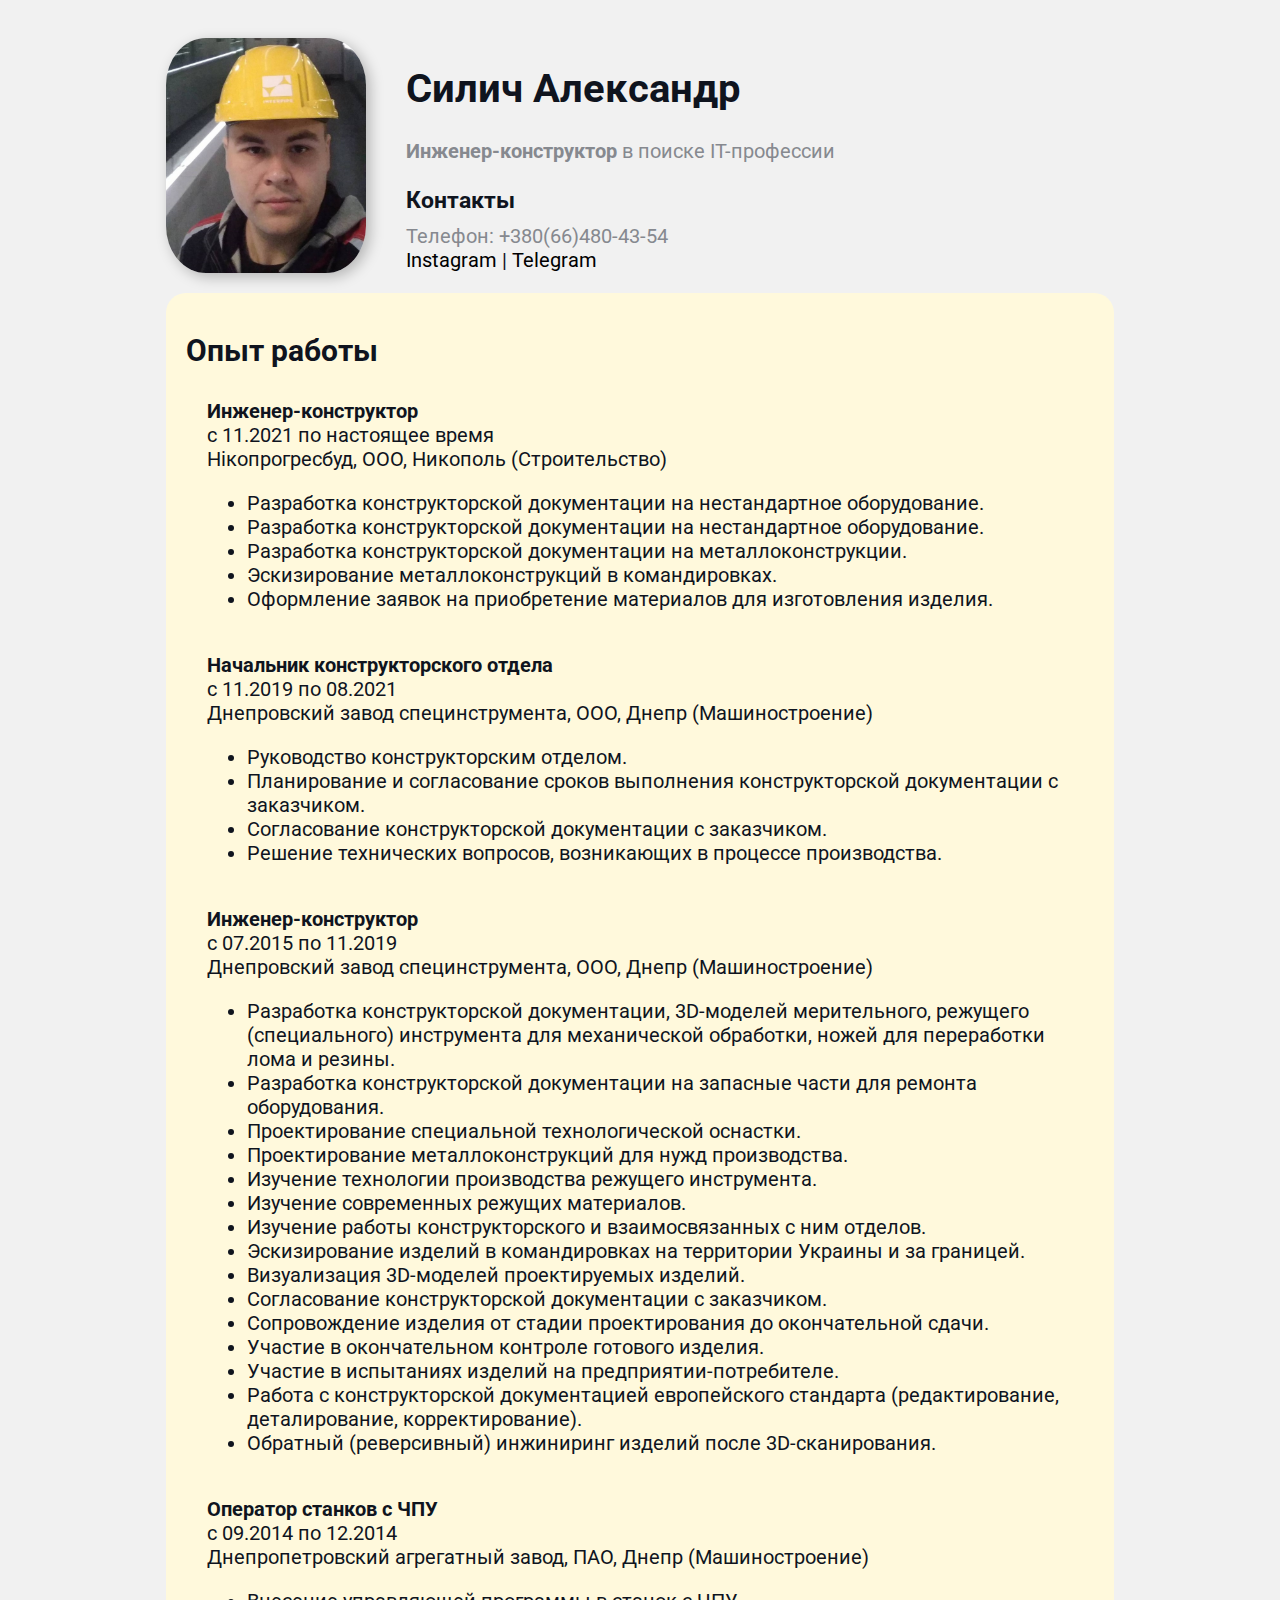
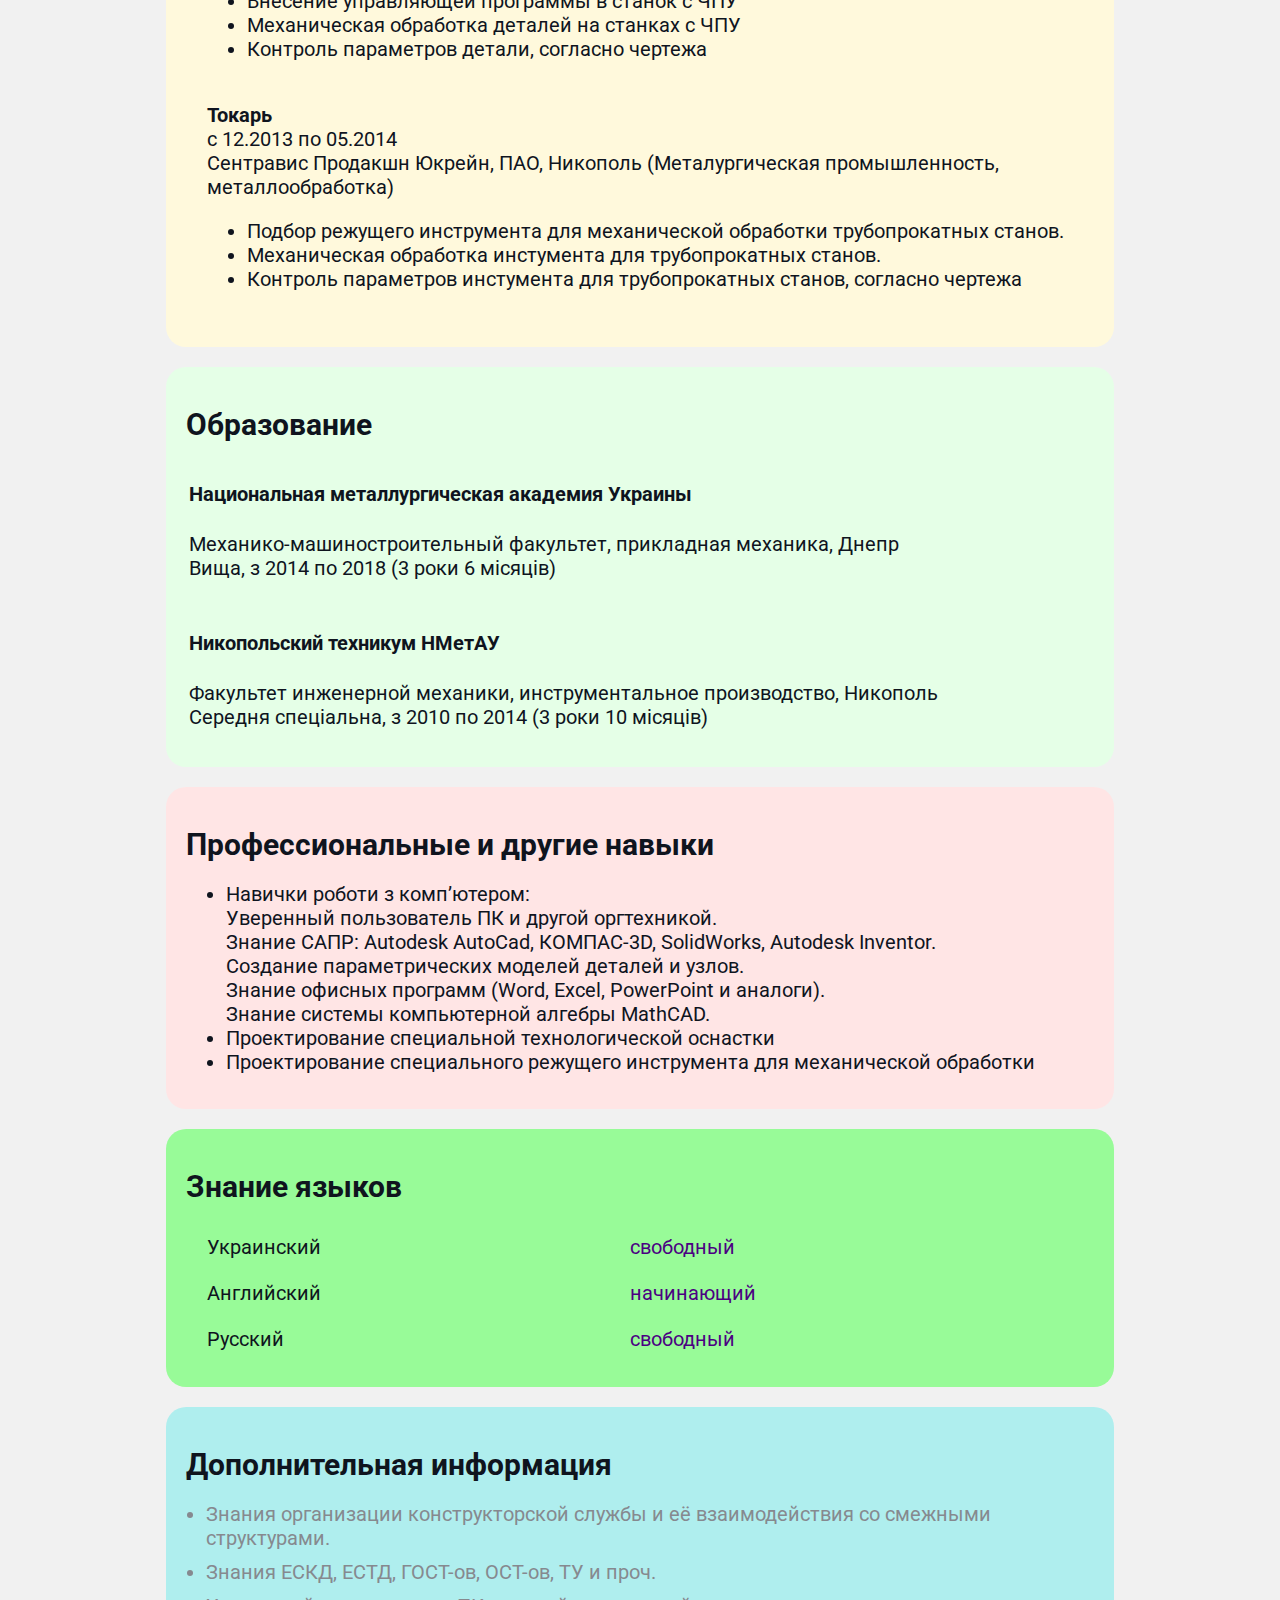
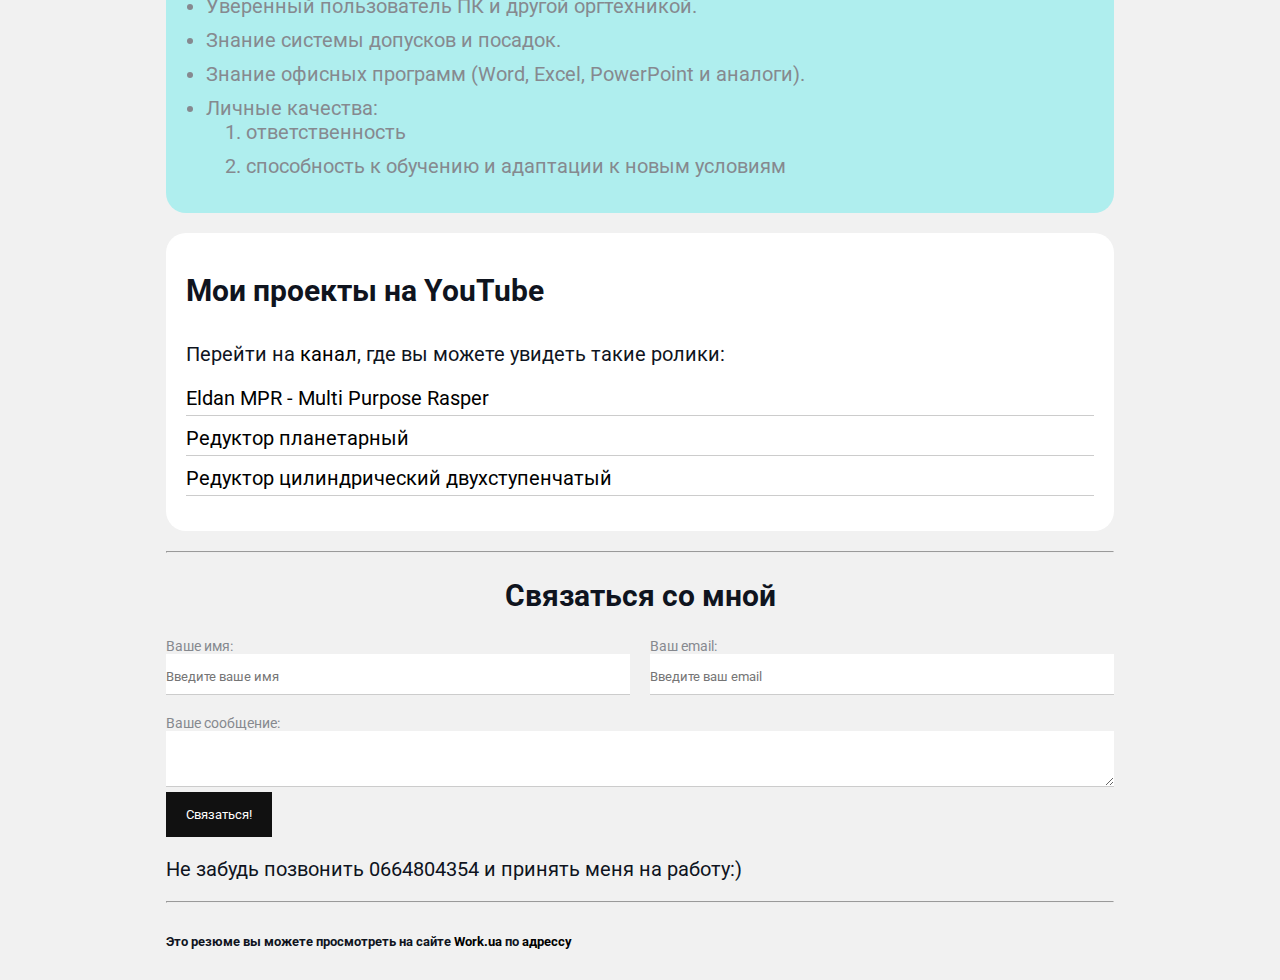
<file: index.html>
<!DOCTYPE html>
<html lang="en">
  <head>
    <meta charset="UTF-8" />
    <meta http-equiv="X-UA-Compatible" content="IE=edge" />
    <meta name="viewport" content="width=device-width, initial-scale=1.0" />
    <!-- ниже я напишу название вкладки -->
    <title>Резюме</title>
    <link rel="stylesheet" href="style.css" rel="stylesheet" />
  </head>

  <body>
    <div class="container">
      <!-- <div> блочный элемент. я сгрупировал данные -->
      <div class="info">
        <!-- width="150" размер фото в пикселях -->
        <!-- в класс можно прописать ЛЮБОЕ название -->
        <img
          src="avatar.jpg"
          alt="тут должно быть мое фото, но увы"
          class="avatar"
        />
        <div class="infoName">
          <h1>Силич Александр</h1>

          <p><strong>Инженер-конструктор</strong> в поиске IT-профессии</p>

          <h3>Контакты</h3>
          <p>Телефон: +380(66)480-43-54</p>
          <a href="https://www.instagram.com/aleksandr_silich/" target="_blank"
            >Instagram</a
          >
          |
          <a href="https://t.me/sili4_a" target="_blank">Telegram</a>
        </div>
      </div>

      <div class="card bg-yellow">
        <h2>Опыт работы</h2>

        <table cellspacing="20">
          <tr>
            <td>
              <strong>Инженер-конструктор</strong>

              <br />

              с 11.2021 по настоящее время

              <br />

              Нікопрогресбуд, ООО, Никополь (Строительство)

              <br />

              <ul>
                <li>
                  Разработка конструкторской документации на нестандартное
                  оборудование.
                </li>
                <li>
                  Разработка конструкторской документации на нестандартное
                  оборудование.
                </li>
                <li>
                  Разработка конструкторской документации на металлоконструкции.
                </li>
                <li>Эскизирование металлоконструкций в командировках.</li>
                <li>
                  Оформление заявок на приобретение материалов для изготовления
                  изделия.
                </li>
              </ul>
            </td>
          </tr>

          <tr>
            <td>
              <strong>Начальник конструкторского отдела</strong>

              <br />

              с 11.2019 по 08.2021

              <br />

              Днепровский завод специнструмента, ООО, Днепр (Машиностроение)

              <br />

              <ul>
                <li>Руководство конструкторским отделом.</li>
                <li>
                  Планирование и согласование сроков выполнения конструкторской
                  документации с заказчиком.
                </li>
                <li>Согласование конструкторской документации с заказчиком.</li>
                <li>
                  Решение технических вопросов, возникающих в процессе
                  производства.
                </li>
              </ul>
            </td>
          </tr>

          <tr>
            <td>
              <strong>Инженер-конструктор</strong>

              <br />

              с 07.2015 по 11.2019

              <br />

              Днепровский завод специнструмента, ООО, Днепр (Машиностроение)

              <br />

              <ul>
                <li>
                  Разработка конструкторской документации, 3D-моделей
                  мерительного, режущего (специального) инструмента для
                  механической обработки, ножей для переработки лома и резины.
                </li>
                <li>
                  Разработка конструкторской документации на запасные части для
                  ремонта оборудования.
                </li>
                <li>Проектирование специальной технологической оснастки.</li>
                <li>
                  Проектирование металлоконструкций для нужд производства.
                </li>
                <li>Изучение технологии производства режущего инструмента.</li>
                <li>Изучение современных режущих материалов.</li>
                <li>
                  Изучение работы конструкторского и взаимосвязанных с ним
                  отделов.
                </li>
                <li>
                  Эскизирование изделий в командировках на территории Украины и
                  за границей.
                </li>
                <li>Визуализация 3D-моделей проектируемых изделий.</li>
                <li>Согласование конструкторской документации с заказчиком.</li>
                <li>
                  Сопровождение изделия от стадии проектирования до
                  окончательной сдачи.
                </li>
                <li>Участие в окончательном контроле готового изделия.</li>
                <li>
                  Участие в испытаниях изделий на предприятии-потребителе.
                </li>
                <li>
                  Работа с конструкторской документацией европейского стандарта
                  (редактирование, деталирование, корректирование).
                </li>
                <li>
                  Обратный (реверсивный) инжиниринг изделий после
                  3D-сканирования.
                </li>
              </ul>
            </td>
          </tr>

          <tr>
            <td>
              <strong>Оператор станков с ЧПУ</strong>

              <br />

              с 09.2014 по 12.2014

              <br />

              Днепропетровский агрегатный завод, ПАО, Днепр (Машиностроение)

              <br />

              <ul>
                <li>Внесение управляющей программы в станок с ЧПУ</li>
                <li>Механическая обработка деталей на станках с ЧПУ</li>
                <li>Контроль параметров детали, согласно чертежа</li>
              </ul>
            </td>
          </tr>

          <tr>
            <td>
              <strong>Токарь</strong>

              <br />

              с 12.2013 по 05.2014

              <br />

              Сентравис Продакшн Юкрейн, ПАО, Никополь (Металургическая
              промышленность, металлообработка)

              <br />

              <ul>
                <li>
                  Подбор режущего инструмента для механической обработки
                  трубопрокатных станов.
                </li>
                <li>
                  Механическая обработка инстумента для трубопрокатных станов.
                </li>
                <li>
                  Контроль параметров инстумента для трубопрокатных станов,
                  согласно чертежа
                </li>
              </ul>
            </td>
          </tr>
        </table>
      </div>

      <div class="card bg-green">
        <h2>Образование</h2>

        <table>
          <tr>
            <td>
              <h4>Национальная металлургическая академия Украины</h4>

              <p>
                Механико-машиностроительный факультет, прикладная механика,
                Днепр
                <br />
                Вища, з 2014 по 2018 (3 роки 6 місяців)
              </p>
            </td>
          </tr>
          <tr>
            <td>
              <h4>Никопольский техникум НМетАУ</h4>
              <p>
                Факультет инженерной механики, инструментальное производство,
                Никополь
                <br />
                Середня спеціальна, з 2010 по 2014 (3 роки 10 місяців)
              </p>
            </td>
          </tr>
        </table>
      </div>

      <!-- <h2>Дополнительное бразование</h2> -->

      <!-- тут я напишу про GOiT -->

      <!-- <hr> -->

      <div class="card bg-red">
        <h2>Профессиональные и другие навыки</h2>

        <ul>
          <li>
            Навички роботи з комп’ютером:

            <br />

            Уверенный пользователь ПК и другой оргтехникой.

            <br />

            Знание САПР: Autodesk AutoCad, КОМПАС-3D, SolidWorks, Autodesk
            Inventor.

            <br />

            Создание параметрических моделей деталей и узлов.

            <br />

            Знание офисных программ (Word, Excel, PowerPoint и аналоги).

            <br />

            Знание системы компьютерной алгебры MathCAD.
          </li>
          <li>Проектирование специальной технологической оснастки</li>
          <li>
            Проектирование специального режущего инструмента для механической
            обработки
          </li>
        </ul>
      </div>

      <div class="card bg-yellowGreen">
        <h2>Знание языков</h2>
        <!-- это реализовано путем добавления таблицы -->
        <table cellspacing="20" class="table">
          <tbody>
            <tr>
              <!-- это пошли столбцы -->
              <td>Украинский</td>
              <td>свободный</td>
            </tr>
            <tr>
              <td>Английский</td>
              <td>начинающий</td>
            </tr>
            <tr>
              <td>Русский</td>
              <td>свободный</td>
            </tr>
          </tbody>
          <!-- сюда складываем нижнюю строчку таблицы. допустим, ИТОГО -->
          <!-- <tfoot></tfoot> -->
        </table>
      </div>

      <div class="card bg-skyBlue">
        <h2>Дополнительная информация</h2>

        <ul class="list">
          <li>
            Знания организации конструкторской службы и её взаимодействия со
            смежными структурами.
          </li>
          <li>Знания ЕСКД, ЕСТД, ГОСТ-ов, ОСТ-ов, ТУ и проч.</li>
          <li>Уверенный пользователь ПК и другой оргтехникой.</li>
          <li>Знание системы допусков и посадок.</li>
          <li>Знание офисных программ (Word, Excel, PowerPoint и аналоги).</li>
          <li>
            Личные качества:
            <ol>
              <li>ответственность</li>
              <li>способность к обучению и адаптации к новым условиям</li>
            </ol>
          </li>
        </ul>
      </div>

      <div class="card bg-pink">
        <h2>Мои проекты на YouTube</h2>
        <br />
        Перейти на
        <a href="https://www.youtube.com/@alex_sil" target="_blank">канал</a>,
        где вы можете увидеть такие ролики:
        <ul class="link-list">
          <li>
            <a href="https://youtu.be/vO22g-OP6hE" target="_blank"
              >Eldan MPR - Multi Purpose Rasper</a
            >
          </li>
          <li>
            <a href="https://youtu.be/DwFQg0E3j7A" target="_blank"
              >Редуктор планетарный</a
            >
          </li>
          <li>
            <a href="https://youtu.be/fPd3P_ROkNw" target="_blank"
              >Редуктор цилиндрический двухступенчатый</a
            >
          </li>
        </ul>

        <!-- <p><a href="youTube.html" target="_blank">просмотреть список</a></p> -->
        <!-- выше пример того, как подключать другую страницу -->
      </div>

      <hr />

      <div class="contact">
        <h2>Связаться со мной</h2>

        <form action="/">
          <div class="row">
            <div class="form-group">
              <label for="name">Ваше имя:</label>
              <!-- <label for="name">Ваше имя:</label> перемешает на <input type="text" id="name"> при клике -->
              <input type="text" id="name" placeholder="Введите ваше имя" />
            </div>

            <!-- <br /> -->
            <!-- <br> переносит на новую строку -->

            <div class="form-group">
              <label for="email">Ваш email:</label>
              <input type="text" id="email" placeholder="Введите ваш email" />
            </div>
          </div>
          <!-- <br /> -->

          <div class="form-group">
            <label for="text">Ваше сообщение:</label>

            <textarea id="text"></textarea>
          </div>

          <input class="btn" type="submit" value="Связаться!" />
        </form>
      </div>

      <div class="position">
        <div class="box">
          <p>Не забудь позвонить 0664804354 и принять меня на работу:)</p>
        </div>
      </div>

      <hr />

      <h6>
        Это резюме вы можете просмотреть на сайте
        <a href="https://www.work.ua/">Work.ua</a> по
        <a href="https://www.work.ua/resumes/4674505/">адрессу</a>
      </h6>
    </div>
  </body>
</html>
</file>
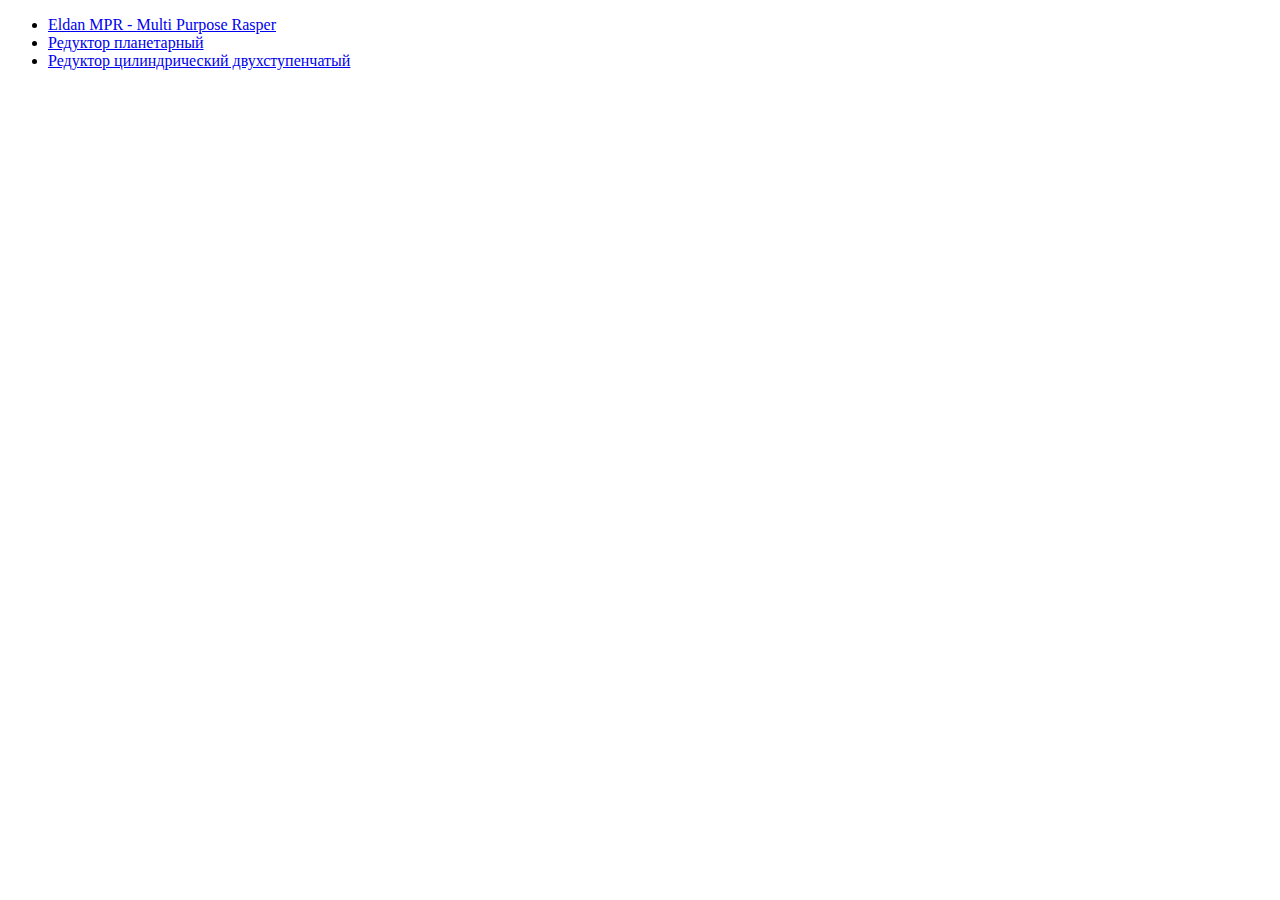
<file: youTube.html>
<!DOCTYPE html>
<html lang="en">
  <head>
    <meta charset="UTF-8" />
    <meta http-equiv="X-UA-Compatible" content="IE=edge" />
    <meta name="viewport" content="width=device-width, initial-scale=1.0" />
    <title>проекты на YouTube</title>
  </head>
  <body>
    <ul>
      <li>
        <a href="https://youtu.be/vO22g-OP6hE" target="_blank"
          >Eldan MPR - Multi Purpose Rasper</a
        >
      </li>
      <li>
        <a href="https://youtu.be/DwFQg0E3j7A" target="_blank"
          >Редуктор планетарный</a
        >
      </li>
      <li>
        <a href="https://youtu.be/fPd3P_ROkNw" target="_blank"
          >Редуктор цилиндрический двухступенчатый</a
        >
      </li>
    </ul>
  </body>
</html>
</file>
<file: style.css>
@import url('https://fonts.googleapis.com/css2?family=Roboto&display=swap');

body {
  background-color: #f1f1f1;
  color: #0f141e;

  font-size: 20px;
  font-weight: normal;
  font-family: 'Roboto', sans-serif;
}

a {
  color: black;
  text-decoration: none;
}

/* селектор. действие при наведении */
a:hover {
  text-decoration: underline;
}

a:visited {
  color: grey;
}

/* ниже это класс. перед классом всегда ставим точку */
.avatar {
  width: 200px;
  border-radius: 20%;
  box-shadow: 4px 4px 14px rgba(0, 0, 0, 0.25);
  /* ниже пример для id */
  /* #avatar {
  width: 150px;
  border-radius: 20%; */
}

.info {
  display: flex;
  margin-bottom: 20px;
}

@media (max-width: 700px) {
  .info {
    text-align: center;
    display: block;
  }
}

.infoName {
  margin-left: 40px;
}

.infoName h3 {
  margin-bottom: 10px;
}

/* ниже мы указывем, что в разделе info нас интересуют только параграфы p */
.info p {
  color: #86898f;
  margin: 0;
  /* font-style: italic; */
  /* font-weight: bold; */
}

.container {
  /* максимальная ширина 75% */
  max-width: 75%;
  margin: auto;
  padding-top: 30px;
}

/* .contacts { */
/* background: green;
  padding: 15px;
  border: 5px solid red;
  border-bottom-style: dotted; */
/* dotted это линия в точечку */
/* } */

/* > указывет на то, что применяется свойство только к дочерним элементам */
/* .box-model > div {
  background-color: black;
  height: 200px;
  width: 25%;
  ниже прописано свойство, которое учитывает бордеры;
  box-sizing: border-box;
} */

.bg-yellow {
  background: #fff9dc;
}

.bg-green {
  background: #e5ffe7;
}

.bg-red {
  background: #ffe5e5;
}

.bg-yellowGreen {
  background: #98fb98;
}

.bg-skyBlue {
  background: #afeeee;
}

.bg-pink {
  background: #ffffff;
}

.card {
  padding: 15px 20px;

  margin-bottom: 20px;
  border-radius: 20px;
}

.card h2 {
  margin-bottom: 10px;
}

.list {
  padding: 0 20px;
}
.list li {
  color: #86898f;
  margin-bottom: 10px;
}

.table {
  width: 100%;
}

/* псевдоселекток */
.table td:nth-child(2) {
  color: #4b0082;
}

.link-list {
  list-style: none;
  padding: 0;
}
.link-list li {
  margin-bottom: 10px;
  padding-bottom: 5px;
  border-bottom: 1px solid #ccc;
}
.contact h2 {
  text-align: center;
}
.form-group label {
  display: block;
  font-size: 14px;
  color: #86898f;
}

.form-group input,
.form-group textarea {
  width: 100%;
  box-sizing: border-box;
  border: none;
  border-bottom: 1px solid #ccc;
  color: #000;
  padding: 15px 0 10px;
  outline: none;
  font-family: inherit;
}

.row {
  display: flex;
  margin-bottom: 20px;
}

.row > .form-group {
  width: 50%;
  margin-right: 20px;
}

/* псевдоселектор */
.row > .form-group:last-child {
  margin-right: 0px;
}

.btn {
  background: #111;
  padding: 15px 20px;
  color: #fff;
  border: none;
  font-family: inherit;
  cursor: pointer;
}

.btn:hover {
  /* меняет состояние кнопки */
  opacity: 0.9;
}

/* ниже вложен банер, надпись сверху */
/* .position {
  position: relative;
  border: 4px solid black;
  margin-top: 40px;
  padding: 20px;
  height: 300px;
}

.box {
  text-align: center;
  font-family: inherit;
  position: fixed;
  top: 0;
  left: 0;
  width: 100%;
  height: 50px;
  background: lightcoral;
} */
</file>
